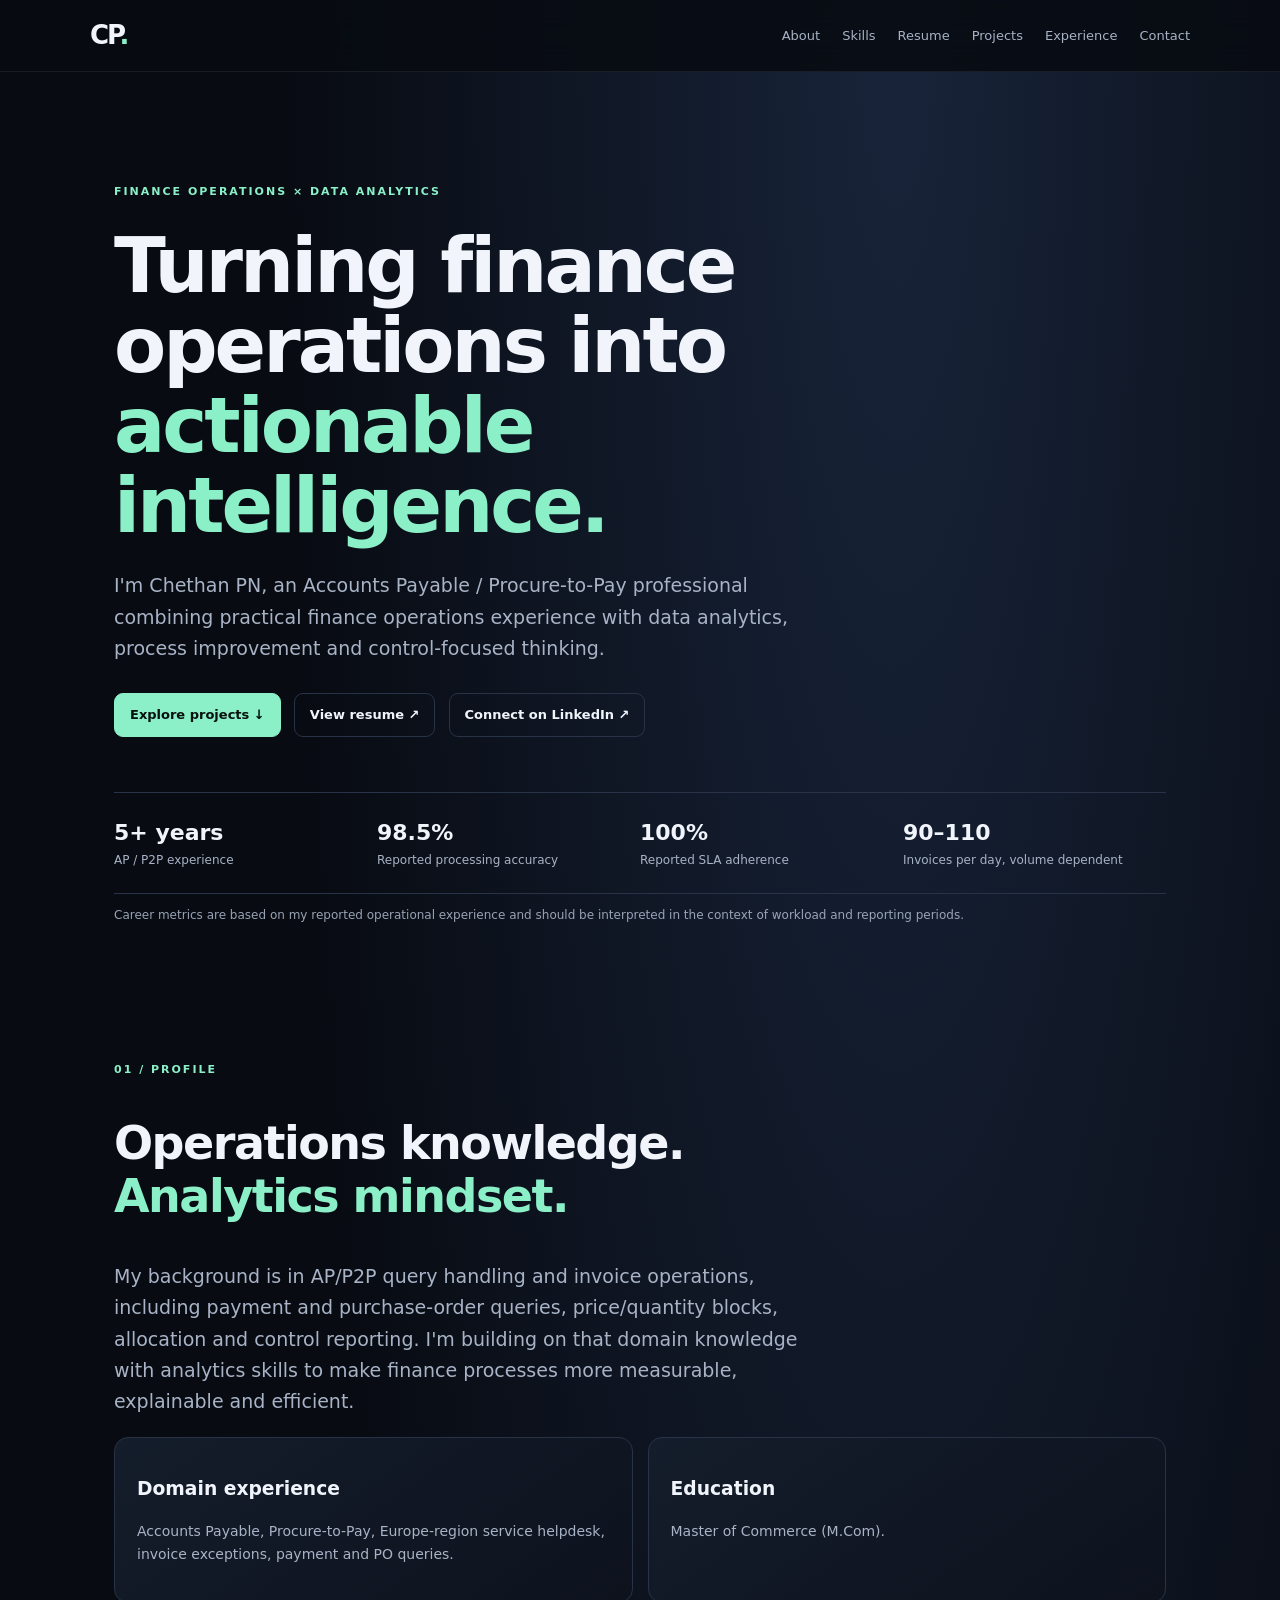
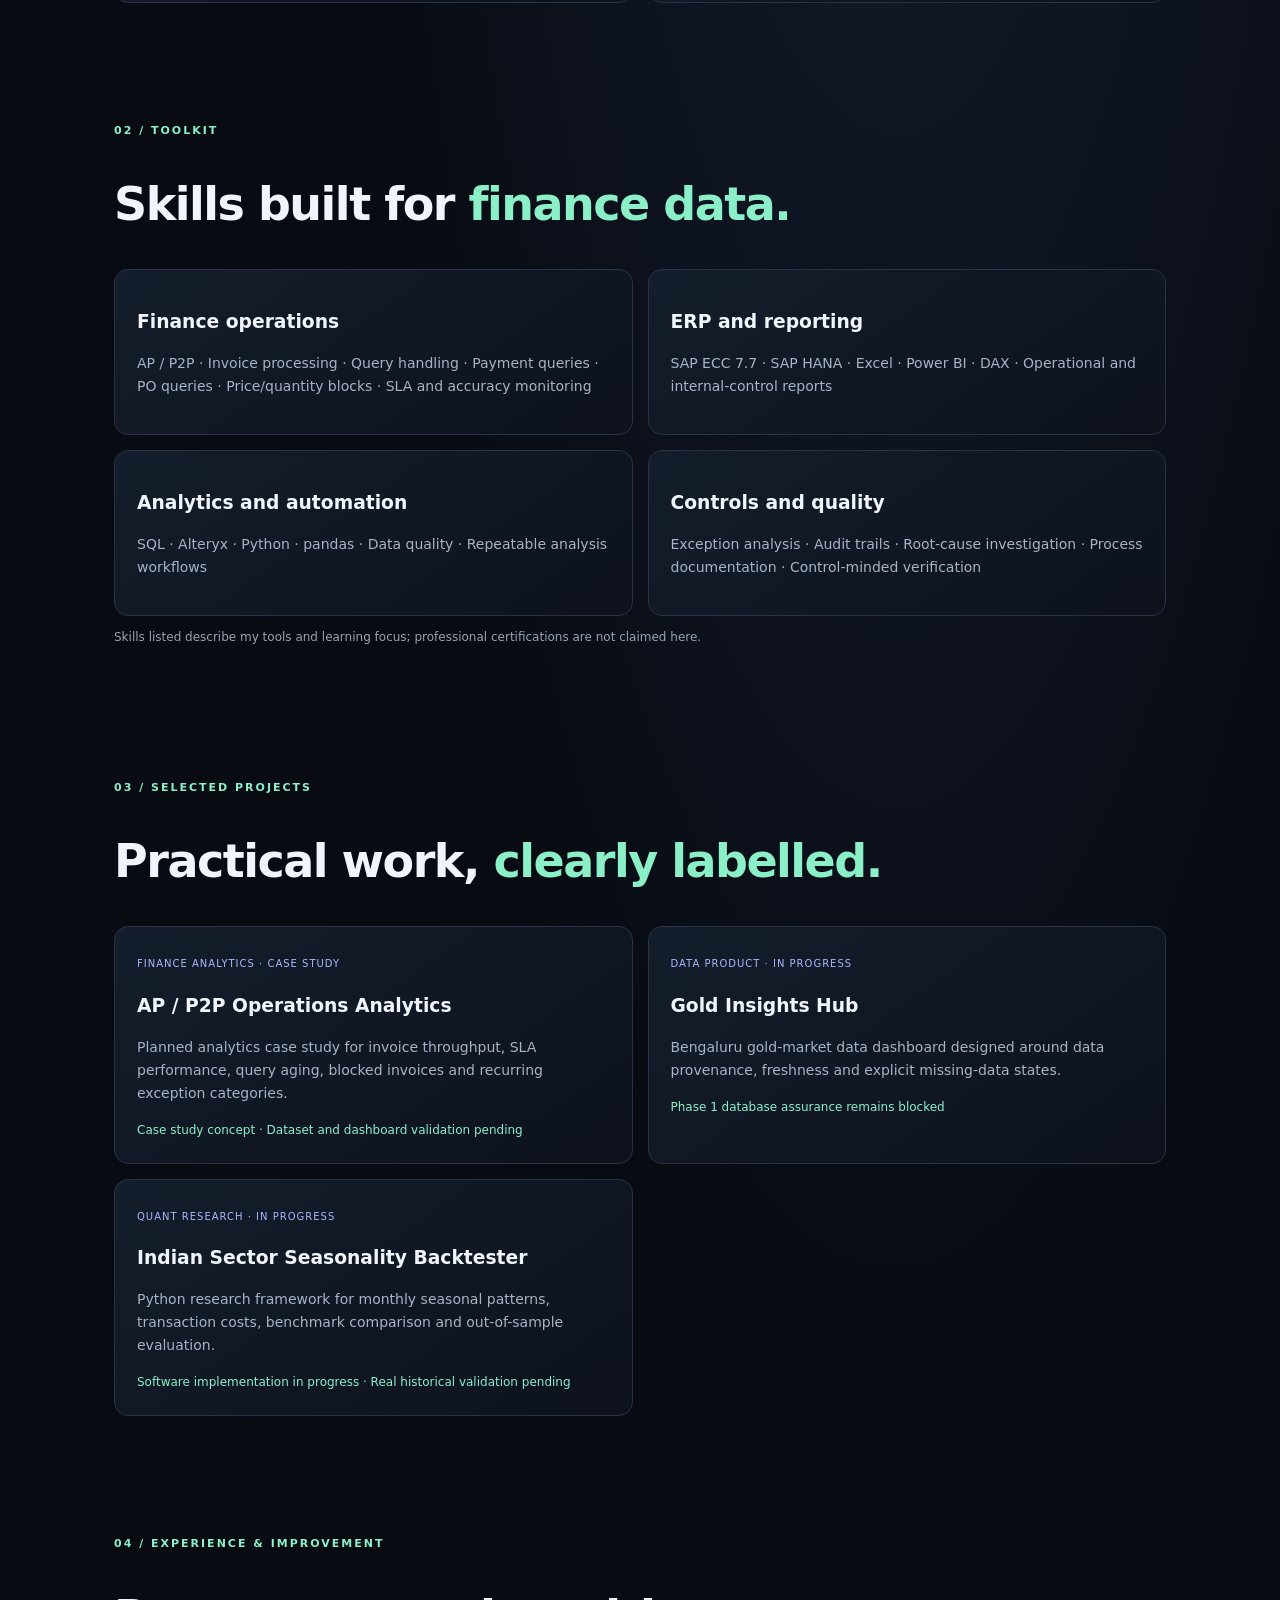
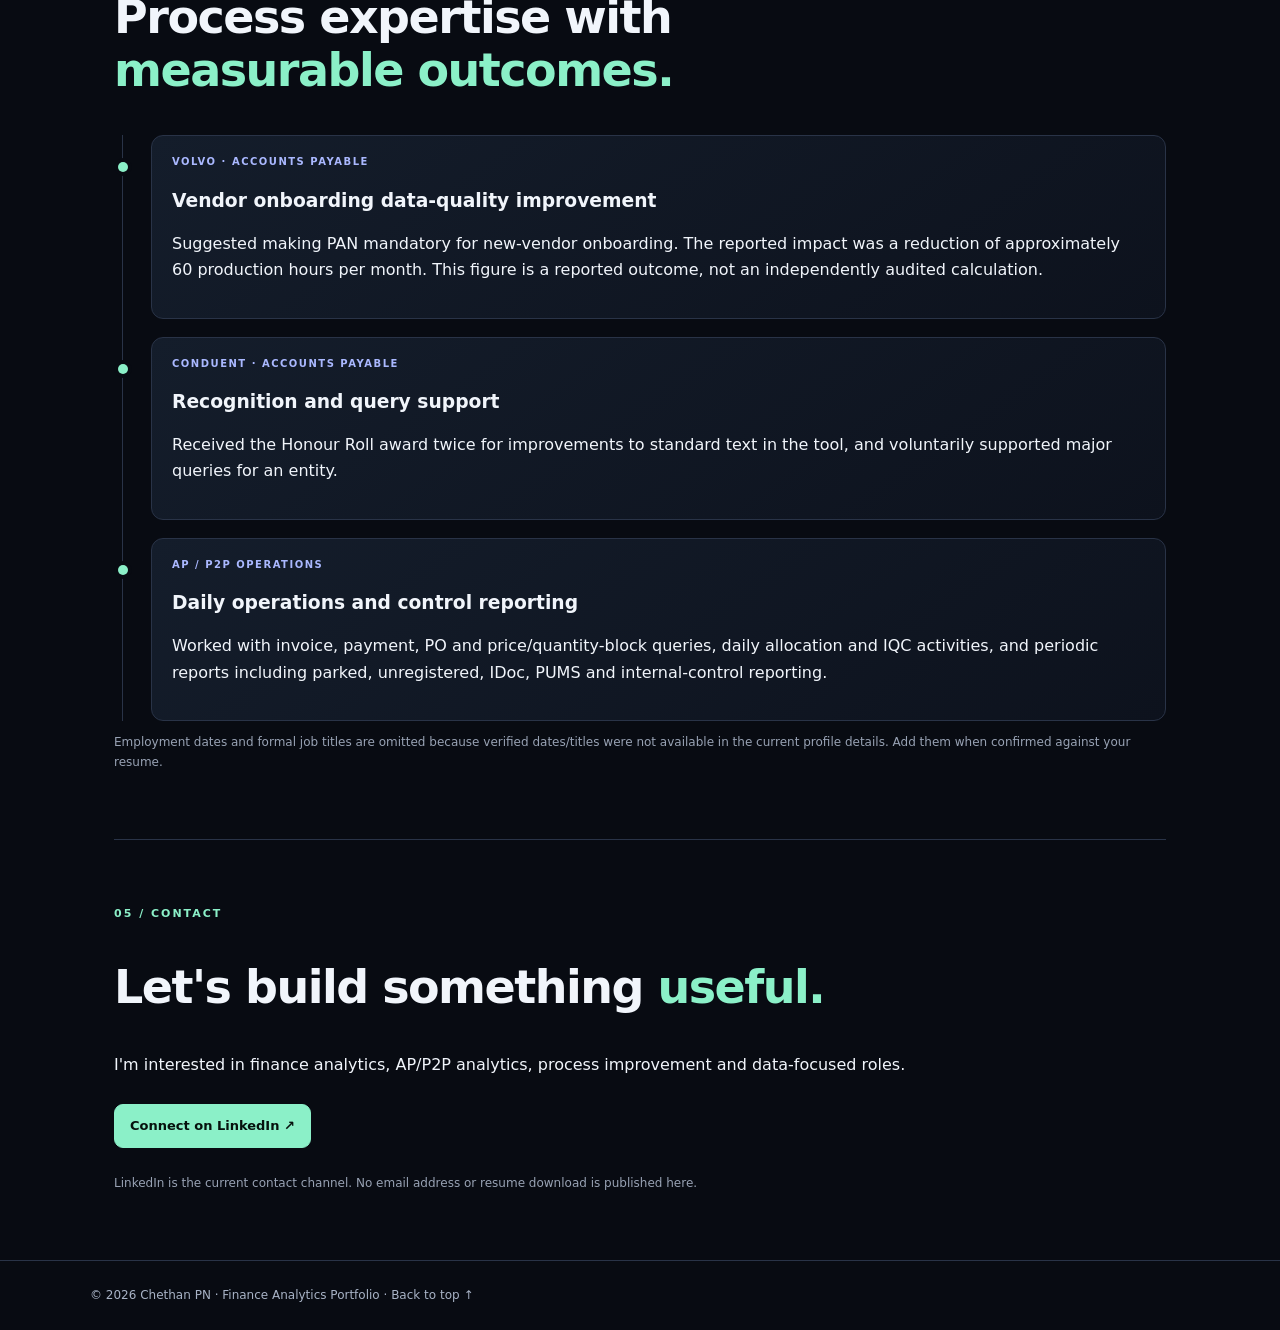
<file: index.html>
<!doctype html>
<html lang="en">
<head>
<meta charset="utf-8">
<meta name="viewport" content="width=device-width, initial-scale=1">
<meta name="description" content="Chethan PN — Accounts Payable and Procure-to-Pay professional focused on finance analytics, SAP, Power BI, SQL, Alteryx and Python.">
<meta name="theme-color" content="#080b12">
<title>Chethan PN | Finance Analytics Portfolio</title>
<link rel="stylesheet" href="styles.css">
</head>
<body>
<header>
  <a class="brand" href="#home" aria-label="Chethan PN home">CP<span>.</span></a>
  <nav aria-label="Main navigation"><a href="#about">About</a><a href="#skills">Skills</a><a href="resume.html">Resume</a><a href="#projects">Projects</a><a href="#experience">Experience</a><a href="#contact">Contact</a></nav>
</header>
<main>
<section id="home" class="hero">
  <p class="eyebrow">FINANCE OPERATIONS × DATA ANALYTICS</p>
  <h1>Turning finance operations into <em>actionable intelligence.</em></h1>
  <p class="lede">I'm Chethan PN, an Accounts Payable / Procure-to-Pay professional combining practical finance operations experience with data analytics, process improvement and control-focused thinking.</p>
  <p><a class="button primary" href="#projects">Explore projects ↓</a> <a class="button" href="resume.html">View resume ↗</a> <a class="button" href="https://www.linkedin.com/in/chethanpn/" target="_blank" rel="noopener noreferrer">Connect on LinkedIn ↗</a></p>
  <div class="stats" aria-label="Career highlights">
    <div><b>5+ years</b><small>AP / P2P experience</small></div>
    <div><b>98.5%</b><small>Reported processing accuracy</small></div>
    <div><b>100%</b><small>Reported SLA adherence</small></div>
    <div><b>90–110</b><small>Invoices per day, volume dependent</small></div>
  </div>
  <p class="note">Career metrics are based on my reported operational experience and should be interpreted in the context of workload and reporting periods.</p>
</section>

<section id="about">
  <p class="eyebrow">01 / PROFILE</p>
  <h2>Operations knowledge. <em>Analytics mindset.</em></h2>
  <p class="lead">My background is in AP/P2P query handling and invoice operations, including payment and purchase-order queries, price/quantity blocks, allocation and control reporting. I'm building on that domain knowledge with analytics skills to make finance processes more measurable, explainable and efficient.</p>
  <div class="grid">
    <article><h3>Domain experience</h3><p>Accounts Payable, Procure-to-Pay, Europe-region service helpdesk, invoice exceptions, payment and PO queries.</p></article>
    <article><h3>Education</h3><p>Master of Commerce (M.Com).</p></article>
  </div>
</section>

<section id="skills">
  <p class="eyebrow">02 / TOOLKIT</p>
  <h2>Skills built for <em>finance data.</em></h2>
  <div class="grid">
    <article><h3>Finance operations</h3><p>AP / P2P · Invoice processing · Query handling · Payment queries · PO queries · Price/quantity blocks · SLA and accuracy monitoring</p></article>
    <article><h3>ERP and reporting</h3><p>SAP ECC 7.7 · SAP HANA · Excel · Power BI · DAX · Operational and internal-control reports</p></article>
    <article><h3>Analytics and automation</h3><p>SQL · Alteryx · Python · pandas · Data quality · Repeatable analysis workflows</p></article>
    <article><h3>Controls and quality</h3><p>Exception analysis · Audit trails · Root-cause investigation · Process documentation · Control-minded verification</p></article>
  </div>
  <p class="note">Skills listed describe my tools and learning focus; professional certifications are not claimed here.</p>
</section>

<section id="projects">
  <p class="eyebrow">03 / SELECTED PROJECTS</p>
  <h2>Practical work, <em>clearly labelled.</em></h2>
  <div class="grid">
    <article><small>FINANCE ANALYTICS · CASE STUDY</small><h3>AP / P2P Operations Analytics</h3><p>Planned analytics case study for invoice throughput, SLA performance, query aging, blocked invoices and recurring exception categories.</p><span class="status">Case study concept · Dataset and dashboard validation pending</span></article>
    <article><small>DATA PRODUCT · IN PROGRESS</small><h3>Gold Insights Hub</h3><p>Bengaluru gold-market data dashboard designed around data provenance, freshness and explicit missing-data states.</p><span class="status">Phase 1 database assurance remains blocked</span></article>
    <article><small>QUANT RESEARCH · IN PROGRESS</small><h3>Indian Sector Seasonality Backtester</h3><p>Python research framework for monthly seasonal patterns, transaction costs, benchmark comparison and out-of-sample evaluation.</p><span class="status">Software implementation in progress · Real historical validation pending</span></article>
  </div>
</section>

<section id="experience">
  <p class="eyebrow">04 / EXPERIENCE & IMPROVEMENT</p>
  <h2>Process expertise with <em>measurable outcomes.</em></h2>
  <div class="timeline">
    <div><span class="timeline-date">VOLVO · ACCOUNTS PAYABLE</span><h3>Vendor onboarding data-quality improvement</h3><p>Suggested making PAN mandatory for new-vendor onboarding. The reported impact was a reduction of approximately 60 production hours per month. This figure is a reported outcome, not an independently audited calculation.</p></div>
    <div><span class="timeline-date">CONDUENT · ACCOUNTS PAYABLE</span><h3>Recognition and query support</h3><p>Received the Honour Roll award twice for improvements to standard text in the tool, and voluntarily supported major queries for an entity.</p></div>
    <div><span class="timeline-date">AP / P2P OPERATIONS</span><h3>Daily operations and control reporting</h3><p>Worked with invoice, payment, PO and price/quantity-block queries, daily allocation and IQC activities, and periodic reports including parked, unregistered, IDoc, PUMS and internal-control reporting.</p></div>
  </div>
  <p class="note">Employment dates and formal job titles are omitted because verified dates/titles were not available in the current profile details. Add them when confirmed against your resume.</p>
</section>

<section id="contact" class="contact">
  <p class="eyebrow">05 / CONTACT</p>
  <h2>Let's build something <em>useful.</em></h2>
  <p>I'm interested in finance analytics, AP/P2P analytics, process improvement and data-focused roles.</p>
  <p><a class="button primary" href="https://www.linkedin.com/in/chethanpn/" target="_blank" rel="noopener noreferrer">Connect on LinkedIn ↗</a></p>
  <p class="note">LinkedIn is the current contact channel. No email address or resume download is published here.</p>
</section>
</main>
<footer>© <span id="year"></span> Chethan PN · Finance Analytics Portfolio · <a href="#home">Back to top ↑</a></footer>
<script src="script.js"></script>
</body>
</html>
</file>
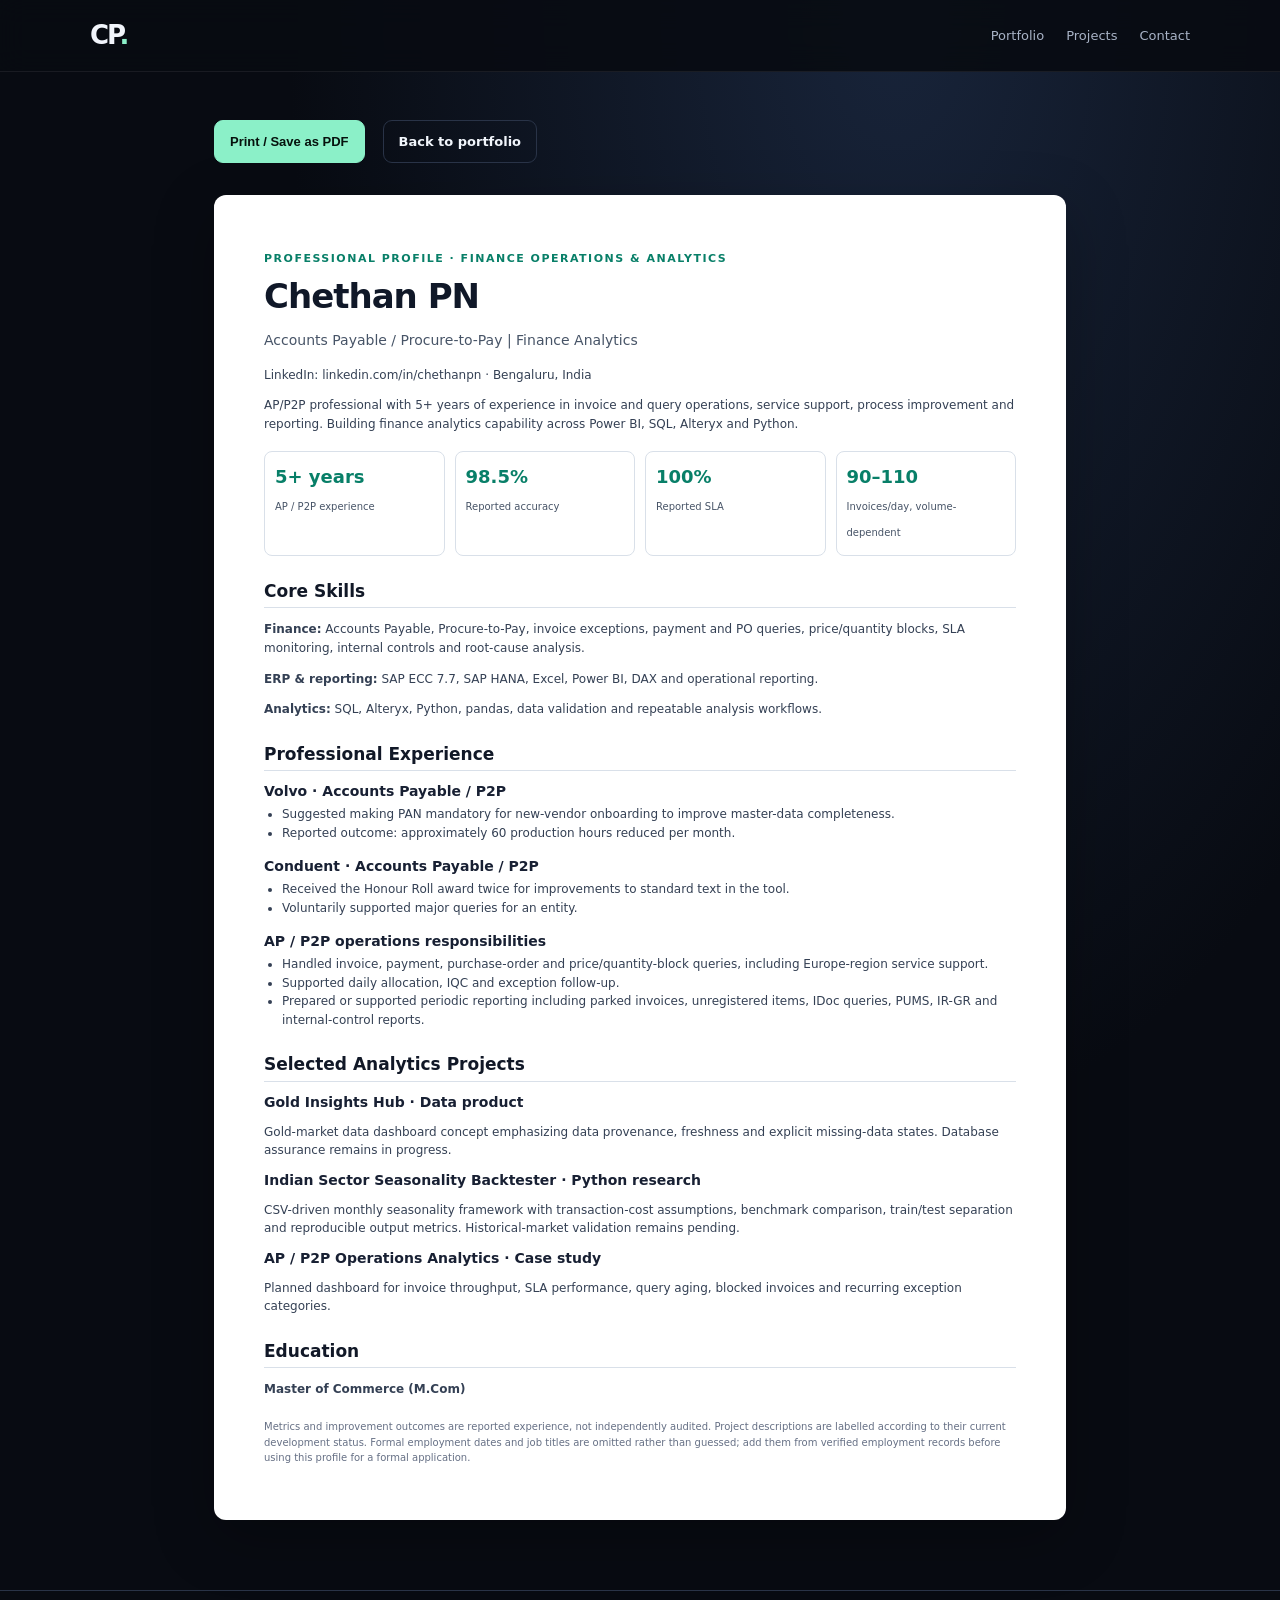
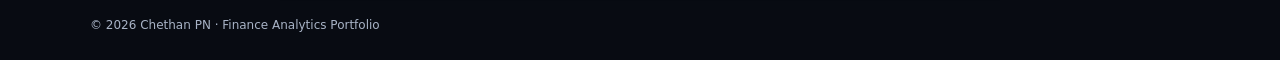
<file: resume.html>
<!doctype html>
<html lang="en">
<head>
<meta charset="utf-8">
<meta name="viewport" content="width=device-width, initial-scale=1">
<meta name="description" content="Resume profile for Chethan PN — Accounts Payable, Procure-to-Pay and finance analytics.">
<meta name="theme-color" content="#080b12">
<title>Resume | Chethan PN</title>
<link rel="stylesheet" href="styles.css">
<style>
.resume-wrap{max-width:900px;margin:0 auto;padding:38px 24px 70px}.resume-actions{display:flex;gap:10px;flex-wrap:wrap;margin-bottom:22px}.resume-sheet{background:#fff;color:#182033;border-radius:12px;padding:44px 50px;box-shadow:0 18px 60px #0004}.resume-sheet h1{font-size:34px;letter-spacing:-1px;line-height:1.1;margin:0 0 6px;color:#101828}.resume-sheet h2{font-size:17px;letter-spacing:0;border-bottom:1px solid #d9e0e9;padding-bottom:6px;margin:26px 0 10px;color:#111827}.resume-sheet h3{font-size:14px;margin:12px 0 4px}.resume-sheet p,.resume-sheet li{font-size:12px;line-height:1.55;color:#344054}.resume-sheet .resume-kicker{font-size:11px;letter-spacing:1.5px;text-transform:uppercase;color:#087f68;font-weight:800}.resume-sheet .resume-sub{font-size:14px;color:#475467}.resume-sheet ul{padding-left:18px;margin-top:5px}.resume-sheet .resume-metrics{display:grid;grid-template-columns:repeat(4,1fr);gap:10px;margin:18px 0}.resume-sheet .metric{border:1px solid #d9e0e9;border-radius:8px;padding:10px}.resume-sheet .metric b{display:block;font-size:18px;color:#087f68}.resume-sheet .metric span{font-size:10px;color:#475467}.resume-footnote{font-size:10px!important;color:#667085!important;margin-top:20px}@media(max-width:650px){.resume-sheet{padding:26px 20px}.resume-sheet .resume-metrics{grid-template-columns:repeat(2,1fr)}}@media print{body{background:#fff!important;color:#111!important}.topbar,.resume-actions,footer{display:none!important}main,.resume-wrap{max-width:none;margin:0;padding:0}.resume-sheet{padding:0;border-radius:0;box-shadow:none}.resume-sheet h1{font-size:26px}.resume-sheet h2{break-after:avoid}.resume-sheet article,.resume-sheet ul{break-inside:avoid}a{color:inherit!important;text-decoration:none}}
</style>
</head>
<body>
<header class="topbar"><a class="brand" href="index.html#home" aria-label="Back to portfolio">CP<span>.</span></a><nav aria-label="Resume navigation"><a href="index.html#about">Portfolio</a><a href="index.html#projects">Projects</a><a href="index.html#contact">Contact</a></nav></header>
<main class="resume-wrap">
<div class="resume-actions"><button class="button primary" id="print-resume" type="button">Print / Save as PDF</button><a class="button" href="index.html">Back to portfolio</a></div>
<article class="resume-sheet">
<p class="resume-kicker">Professional Profile · Finance Operations & Analytics</p>
<h1>Chethan PN</h1>
<p class="resume-sub">Accounts Payable / Procure-to-Pay | Finance Analytics</p>
<p>LinkedIn: <a href="https://www.linkedin.com/in/chethanpn/" target="_blank" rel="noopener noreferrer">linkedin.com/in/chethanpn</a> · Bengaluru, India</p>
<p>AP/P2P professional with 5+ years of experience in invoice and query operations, service support, process improvement and reporting. Building finance analytics capability across Power BI, SQL, Alteryx and Python.</p>

<div class="resume-metrics">
<div class="metric"><b>5+ years</b><span>AP / P2P experience</span></div>
<div class="metric"><b>98.5%</b><span>Reported accuracy</span></div>
<div class="metric"><b>100%</b><span>Reported SLA</span></div>
<div class="metric"><b>90–110</b><span>Invoices/day, volume-dependent</span></div>
</div>

<h2>Core Skills</h2>
<p><b>Finance:</b> Accounts Payable, Procure-to-Pay, invoice exceptions, payment and PO queries, price/quantity blocks, SLA monitoring, internal controls and root-cause analysis.</p>
<p><b>ERP & reporting:</b> SAP ECC 7.7, SAP HANA, Excel, Power BI, DAX and operational reporting.</p>
<p><b>Analytics:</b> SQL, Alteryx, Python, pandas, data validation and repeatable analysis workflows.</p>

<h2>Professional Experience</h2>
<h3>Volvo · Accounts Payable / P2P</h3>
<ul>
<li>Suggested making PAN mandatory for new-vendor onboarding to improve master-data completeness.</li>
<li>Reported outcome: approximately 60 production hours reduced per month.</li>
</ul>
<h3>Conduent · Accounts Payable / P2P</h3>
<ul>
<li>Received the Honour Roll award twice for improvements to standard text in the tool.</li>
<li>Voluntarily supported major queries for an entity.</li>
</ul>
<h3>AP / P2P operations responsibilities</h3>
<ul>
<li>Handled invoice, payment, purchase-order and price/quantity-block queries, including Europe-region service support.</li>
<li>Supported daily allocation, IQC and exception follow-up.</li>
<li>Prepared or supported periodic reporting including parked invoices, unregistered items, IDoc queries, PUMS, IR-GR and internal-control reports.</li>
</ul>

<h2>Selected Analytics Projects</h2>
<h3>Gold Insights Hub · Data product</h3>
<p>Gold-market data dashboard concept emphasizing data provenance, freshness and explicit missing-data states. Database assurance remains in progress.</p>
<h3>Indian Sector Seasonality Backtester · Python research</h3>
<p>CSV-driven monthly seasonality framework with transaction-cost assumptions, benchmark comparison, train/test separation and reproducible output metrics. Historical-market validation remains pending.</p>
<h3>AP / P2P Operations Analytics · Case study</h3>
<p>Planned dashboard for invoice throughput, SLA performance, query aging, blocked invoices and recurring exception categories.</p>

<h2>Education</h2>
<p><b>Master of Commerce (M.Com)</b></p>

<p class="resume-footnote">Metrics and improvement outcomes are reported experience, not independently audited. Project descriptions are labelled according to their current development status. Formal employment dates and job titles are omitted rather than guessed; add them from verified employment records before using this profile for a formal application.</p>
</article>
</main>
<footer>© <span id="year"></span> Chethan PN · Finance Analytics Portfolio</footer>
<script src="script.js"></script>
</body>
</html>
</file>
<file: styles.css>
:root{--bg:#080b12;--panel:#111927;--line:#293347;--text:#f1f5fb;--muted:#a8b3c6;--mint:#8bf0c8;--lav:#aab8ff}*{box-sizing:border-box}html{scroll-behavior:smooth}body{margin:0;background:radial-gradient(ellipse at 70% 0%,#18243a,var(--bg) 48%);color:var(--text);font:16px/1.65 system-ui,-apple-system,Segoe UI,sans-serif}a{color:inherit;text-decoration:none}header{height:72px;position:sticky;top:0;z-index:4;display:flex;align-items:center;justify-content:space-between;padding:0 max(22px,calc((100vw - 1100px)/2));background:#080b12e8;border-bottom:1px solid #ffffff12;backdrop-filter:blur(14px)}.brand{font-size:26px;font-weight:900;letter-spacing:-2px}.brand span,em{color:var(--mint);font-style:normal}nav{display:flex;gap:22px;color:var(--muted);font-size:13px}nav a:hover,a:hover{color:var(--mint)}main{max-width:1100px;margin:auto;padding:0 24px}.hero{padding:100px 0 58px}.eyebrow{font-size:11px;letter-spacing:2px;color:var(--mint);font-weight:800}h1{font-size:clamp(42px,7vw,76px);line-height:1.05;letter-spacing:-3px;max-width:900px;margin:25px 0}.lede,.lead{font-size:19px;color:var(--muted);max-width:700px}.button{display:inline-block;padding:10px 15px;border:1px solid var(--line);border-radius:9px;font-size:13px;font-weight:700;margin:10px 8px 10px 0}.primary{background:var(--mint);border-color:var(--mint);color:#06110d}.stats{display:grid;grid-template-columns:repeat(4,1fr);border-top:1px solid var(--line);border-bottom:1px solid var(--line);margin-top:45px}.stats div{padding:22px 12px 22px 0}.stats b,.stats small{display:block}.stats b{font-size:22px}.stats small{font-size:12px;color:var(--muted)}section:not(.hero){padding:54px 0}h2{font-size:clamp(30px,4vw,46px);line-height:1.15;letter-spacing:-1.5px;max-width:800px}h3{line-height:1.2}.grid{display:grid;grid-template-columns:repeat(2,minmax(0,1fr));gap:15px}.grid article,section article{border:1px solid var(--line);border-radius:14px;padding:22px;background:linear-gradient(145deg,#141d2b,#0d121d)}article p,.note{color:var(--muted);font-size:14px}.grid small{color:var(--lav);font-size:10px;letter-spacing:1px}.status{display:block;color:var(--mint);font-size:12px;margin-top:16px}.timeline{border-left:1px solid var(--line);margin:28px 0 0 8px;padding-left:28px;display:grid;gap:18px}.timeline>div{position:relative;padding:18px 20px;border:1px solid var(--line);border-radius:12px;background:linear-gradient(145deg,#141d2b,#0d121d)}.timeline>div:before{content:"";position:absolute;left:-34px;top:26px;width:10px;height:10px;border-radius:50%;background:var(--mint);box-shadow:0 0 0 4px var(--bg)}.timeline-date{display:block;color:var(--lav);font-size:10px;letter-spacing:1.5px;font-weight:800}.contact{border-top:1px solid var(--line)}.note{font-size:12px;color:var(--muted);opacity:.9}footer{border-top:1px solid var(--line);padding:25px max(22px,calc((100vw - 1100px)/2));color:var(--muted);font-size:12px}@media(max-width:720px){nav{display:none}header{padding:0 20px}main{padding:0 20px}.hero{padding-top:70px}h1{letter-spacing:-2px}.stats{grid-template-columns:repeat(2,1fr)}.grid{grid-template-columns:1fr}}
</file>
